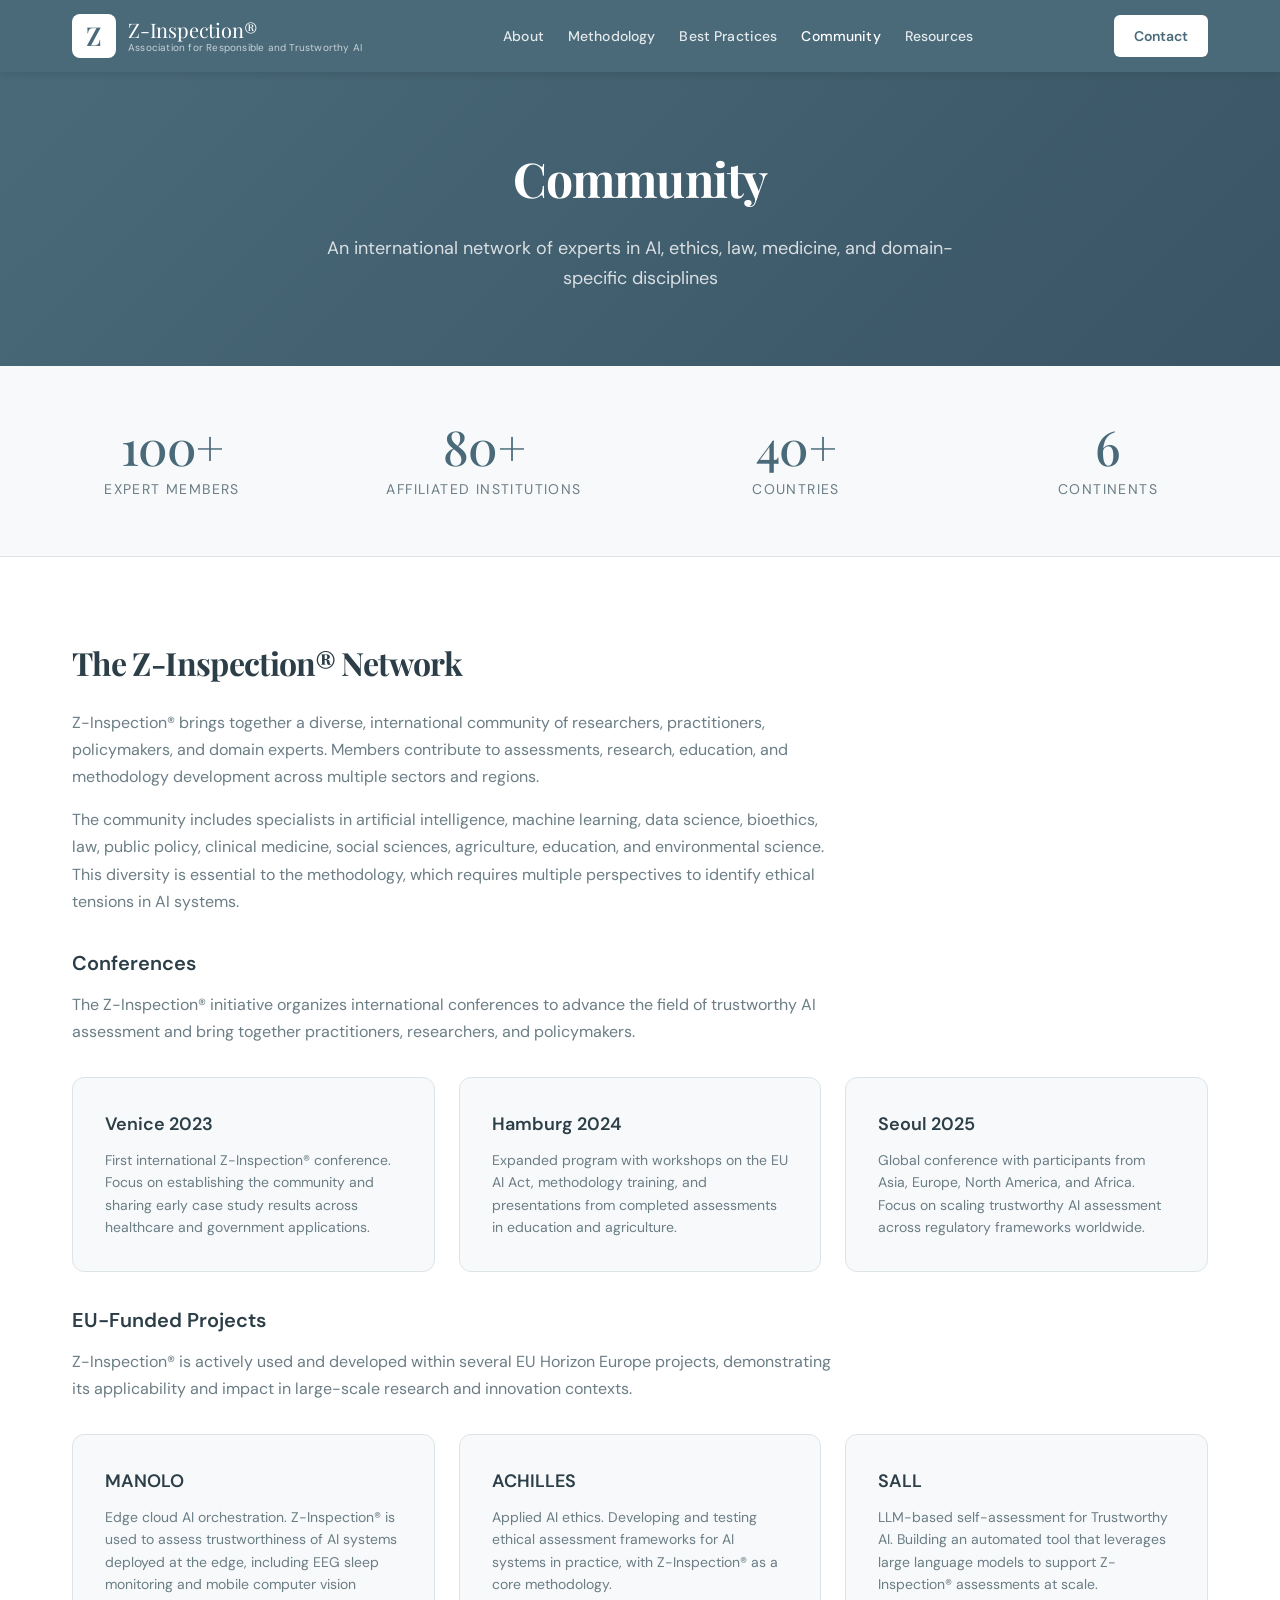
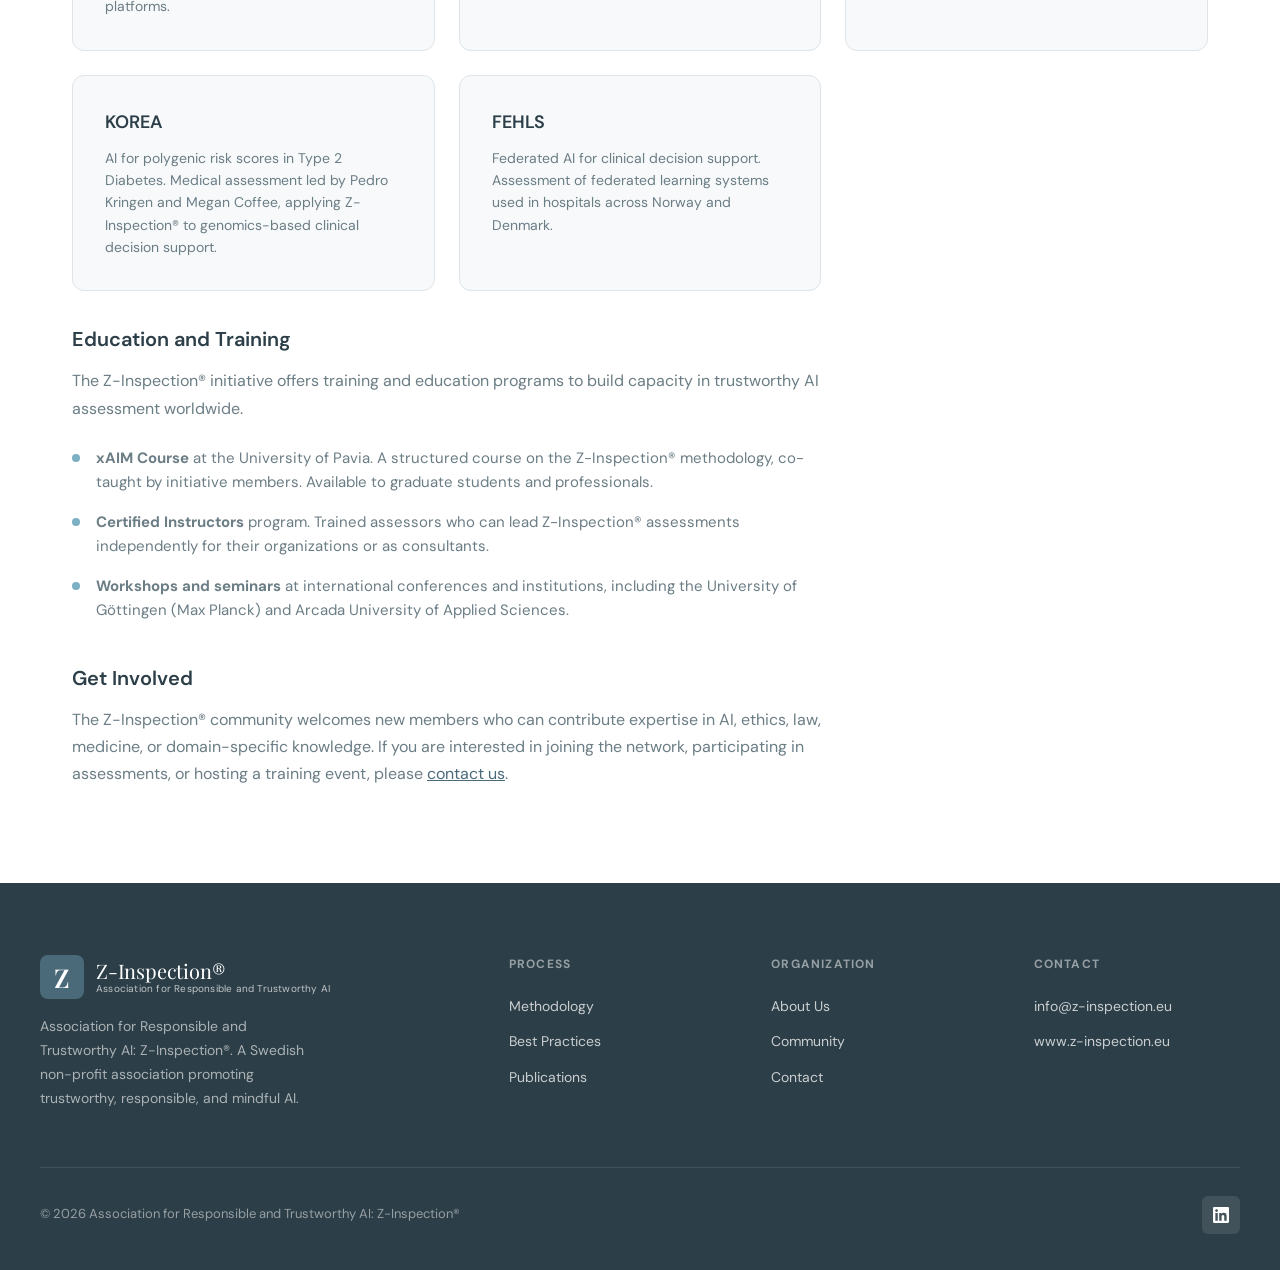
<file: z-inspection-site/community.html>
<!DOCTYPE html>
<html lang="en">
<head>
    <meta charset="UTF-8">
    <meta name="viewport" content="width=device-width, initial-scale=1.0">
    <title>Community | Z-Inspection®</title>
    <link rel="preconnect" href="https://fonts.googleapis.com">
    <link rel="preconnect" href="https://fonts.gstatic.com" crossorigin>
    <link href="https://fonts.googleapis.com/css2?family=DM+Sans:ital,opsz,wght@0,9..40,300;0,9..40,400;0,9..40,500;0,9..40,600;0,9..40,700;1,9..40,400&family=Playfair+Display:ital,wght@0,400;0,500;0,600;1,400;1,500&display=swap" rel="stylesheet">
    <link rel="stylesheet" href="css/style.css">
</head>
<body>
    <nav class="nav">
        <div class="nav-inner">
            <a href="index.html" class="logo">
                <span class="logo-mark">Z</span>
                <span class="logo-text-wrap">
                    <span class="logo-text">Z-Inspection®</span>
                    <span class="logo-subtitle">Association for Responsible and Trustworthy AI</span>
                </span>
            </a>
            <ul class="nav-links">
                <li><a href="about.html">About</a></li>
                <li><a href="methodology.html">Methodology</a></li>
                <li><a href="cases.html">Best Practices</a></li>
                <li><a href="community.html" class="active">Community</a></li>
                <li><a href="resources.html">Resources</a></li>
            </ul>
            <button class="nav-toggle" aria-label="Open menu" aria-expanded="false">
                <svg width="24" height="24" viewBox="0 0 24 24" fill="none" stroke="currentColor" stroke-width="2"><path d="M3 12h18M3 6h18M3 18h18"/></svg>
            </button>
            <a href="contact.html" class="nav-cta">Contact</a>
        </div>
    </nav>

    <div class="page-hero">
        <h1>Community</h1>
        <p>An international network of experts in AI, ethics, law, medicine, and domain-specific disciplines</p>
    </div>

    <!-- Stats repeated for context -->
    <div class="stats-bar">
        <div class="stats-inner">
            <div class="stat-item">
                <div class="stat-number">100+</div>
                <div class="stat-label">Expert Members</div>
            </div>
            <div class="stat-item">
                <div class="stat-number">80+</div>
                <div class="stat-label">Affiliated Institutions</div>
            </div>
            <div class="stat-item">
                <div class="stat-number">40+</div>
                <div class="stat-label">Countries</div>
            </div>
            <div class="stat-item">
                <div class="stat-number">6</div>
                <div class="stat-label">Continents</div>
            </div>
        </div>
    </div>

    <div class="content-section">
        <h2>The Z-Inspection® Network</h2>
        <p>Z-Inspection® brings together a diverse, international community of researchers, practitioners, policymakers, and domain experts. Members contribute to assessments, research, education, and methodology development across multiple sectors and regions.</p>

        <p>The community includes specialists in artificial intelligence, machine learning, data science, bioethics, law, public policy, clinical medicine, social sciences, agriculture, education, and environmental science. This diversity is essential to the methodology, which requires multiple perspectives to identify ethical tensions in AI systems.</p>

        <h3>Conferences</h3>
        <p>The Z-Inspection® initiative organizes international conferences to advance the field of trustworthy AI assessment and bring together practitioners, researchers, and policymakers.</p>
        <div class="info-cards">
            <div class="info-card">
                <h3>Venice 2023</h3>
                <p>First international Z-Inspection® conference. Focus on establishing the community and sharing early case study results across healthcare and government applications.</p>
            </div>
            <div class="info-card">
                <h3>Hamburg 2024</h3>
                <p>Expanded program with workshops on the EU AI Act, methodology training, and presentations from completed assessments in education and agriculture.</p>
            </div>
            <div class="info-card">
                <h3>Seoul 2025</h3>
                <p>Global conference with participants from Asia, Europe, North America, and Africa. Focus on scaling trustworthy AI assessment across regulatory frameworks worldwide.</p>
            </div>
        </div>

        <h3>EU-Funded Projects</h3>
        <p>Z-Inspection® is actively used and developed within several EU Horizon Europe projects, demonstrating its applicability and impact in large-scale research and innovation contexts.</p>
        <div class="info-cards">
            <div class="info-card">
                <h3>MANOLO</h3>
                <p>Edge cloud AI orchestration. Z-Inspection® is used to assess trustworthiness of AI systems deployed at the edge, including EEG sleep monitoring and mobile computer vision platforms.</p>
            </div>
            <div class="info-card">
                <h3>ACHILLES</h3>
                <p>Applied AI ethics. Developing and testing ethical assessment frameworks for AI systems in practice, with Z-Inspection® as a core methodology.</p>
            </div>
            <div class="info-card">
                <h3>SALL</h3>
                <p>LLM-based self-assessment for Trustworthy AI. Building an automated tool that leverages large language models to support Z-Inspection® assessments at scale.</p>
            </div>
            <div class="info-card">
                <h3>KOREA</h3>
                <p>AI for polygenic risk scores in Type 2 Diabetes. Medical assessment led by Pedro Kringen and Megan Coffee, applying Z-Inspection® to genomics-based clinical decision support.</p>
            </div>
            <div class="info-card">
                <h3>FEHLS</h3>
                <p>Federated AI for clinical decision support. Assessment of federated learning systems used in hospitals across Norway and Denmark.</p>
            </div>
        </div>

        <h3>Education and Training</h3>
        <p>The Z-Inspection® initiative offers training and education programs to build capacity in trustworthy AI assessment worldwide.</p>
        <ul>
            <li><strong>xAIM Course</strong> at the University of Pavia. A structured course on the Z-Inspection® methodology, co-taught by initiative members. Available to graduate students and professionals.</li>
            <li><strong>Certified Instructors</strong> program. Trained assessors who can lead Z-Inspection® assessments independently for their organizations or as consultants.</li>
            <li><strong>Workshops and seminars</strong> at international conferences and institutions, including the University of Göttingen (Max Planck) and Arcada University of Applied Sciences.</li>
        </ul>

        <h3>Get Involved</h3>
        <p>The Z-Inspection® community welcomes new members who can contribute expertise in AI, ethics, law, medicine, or domain-specific knowledge. If you are interested in joining the network, participating in assessments, or hosting a training event, please <a href="contact.html" style="color:var(--color-primary);">contact us</a>.</p>
    </div>

    <footer>
        <div class="footer-inner">
            <div class="footer-top">
                <div class="footer-brand">
                    <a href="index.html" class="logo">
                        <span class="logo-mark">Z</span>
                        <span class="logo-text-wrap">
                            <span class="logo-text">Z-Inspection®</span>
                            <span class="logo-subtitle">Association for Responsible and Trustworthy AI</span>
                        </span>
                    </a>
                    <p>Association for Responsible and Trustworthy AI: Z-Inspection®. A Swedish non-profit association promoting trustworthy, responsible, and mindful AI.</p>
                </div>
                <div class="footer-links">
                    <h5>Process</h5>
                    <ul>
                        <li><a href="methodology.html">Methodology</a></li>
                        <li><a href="cases.html">Best Practices</a></li>
                        <li><a href="resources.html">Publications</a></li>
                    </ul>
                </div>
                <div class="footer-links">
                    <h5>Organization</h5>
                    <ul>
                        <li><a href="about.html">About Us</a></li>
                        <li><a href="community.html">Community</a></li>
                        <li><a href="contact.html">Contact</a></li>
                    </ul>
                </div>
                <div class="footer-links">
                    <h5>Contact</h5>
                    <ul>
                        <li><a href="mailto:info@z-inspection.eu">info@z-inspection.eu</a></li>
                        <li><a href="https://www.z-inspection.eu">www.z-inspection.eu</a></li>
                    </ul>
                </div>
            </div>
            <div class="footer-bottom">
                <p>&copy; 2026 Association for Responsible and Trustworthy AI: Z-Inspection®</p>
                <div class="footer-social">
                    <a href="https://www.linkedin.com/in/roberto-v-zicari-087863/" aria-label="LinkedIn">
                        <svg width="16" height="16" viewBox="0 0 24 24" fill="currentColor"><path d="M20.447 20.452h-3.554v-5.569c0-1.328-.027-3.037-1.852-3.037-1.853 0-2.136 1.445-2.136 2.939v5.667H9.351V9h3.414v1.561h.046c.477-.9 1.637-1.85 3.37-1.85 3.601 0 4.267 2.37 4.267 5.455v6.286zM5.337 7.433c-1.144 0-2.063-.926-2.063-2.065 0-1.138.92-2.063 2.063-2.063 1.14 0 2.064.925 2.064 2.063 0 1.139-.925 2.065-2.064 2.065zm1.782 13.019H3.555V9h3.564v11.452zM22.225 0H1.771C.792 0 0 .774 0 1.729v20.542C0 23.227.792 24 1.771 24h20.451C23.2 24 24 23.227 24 22.271V1.729C24 .774 23.2 0 22.222 0h.003z"/></svg>
                    </a>
                </div>
            </div>
        </div>
    </footer>

    <script src="js/main.js"></script>
</body>
</html>
</file>
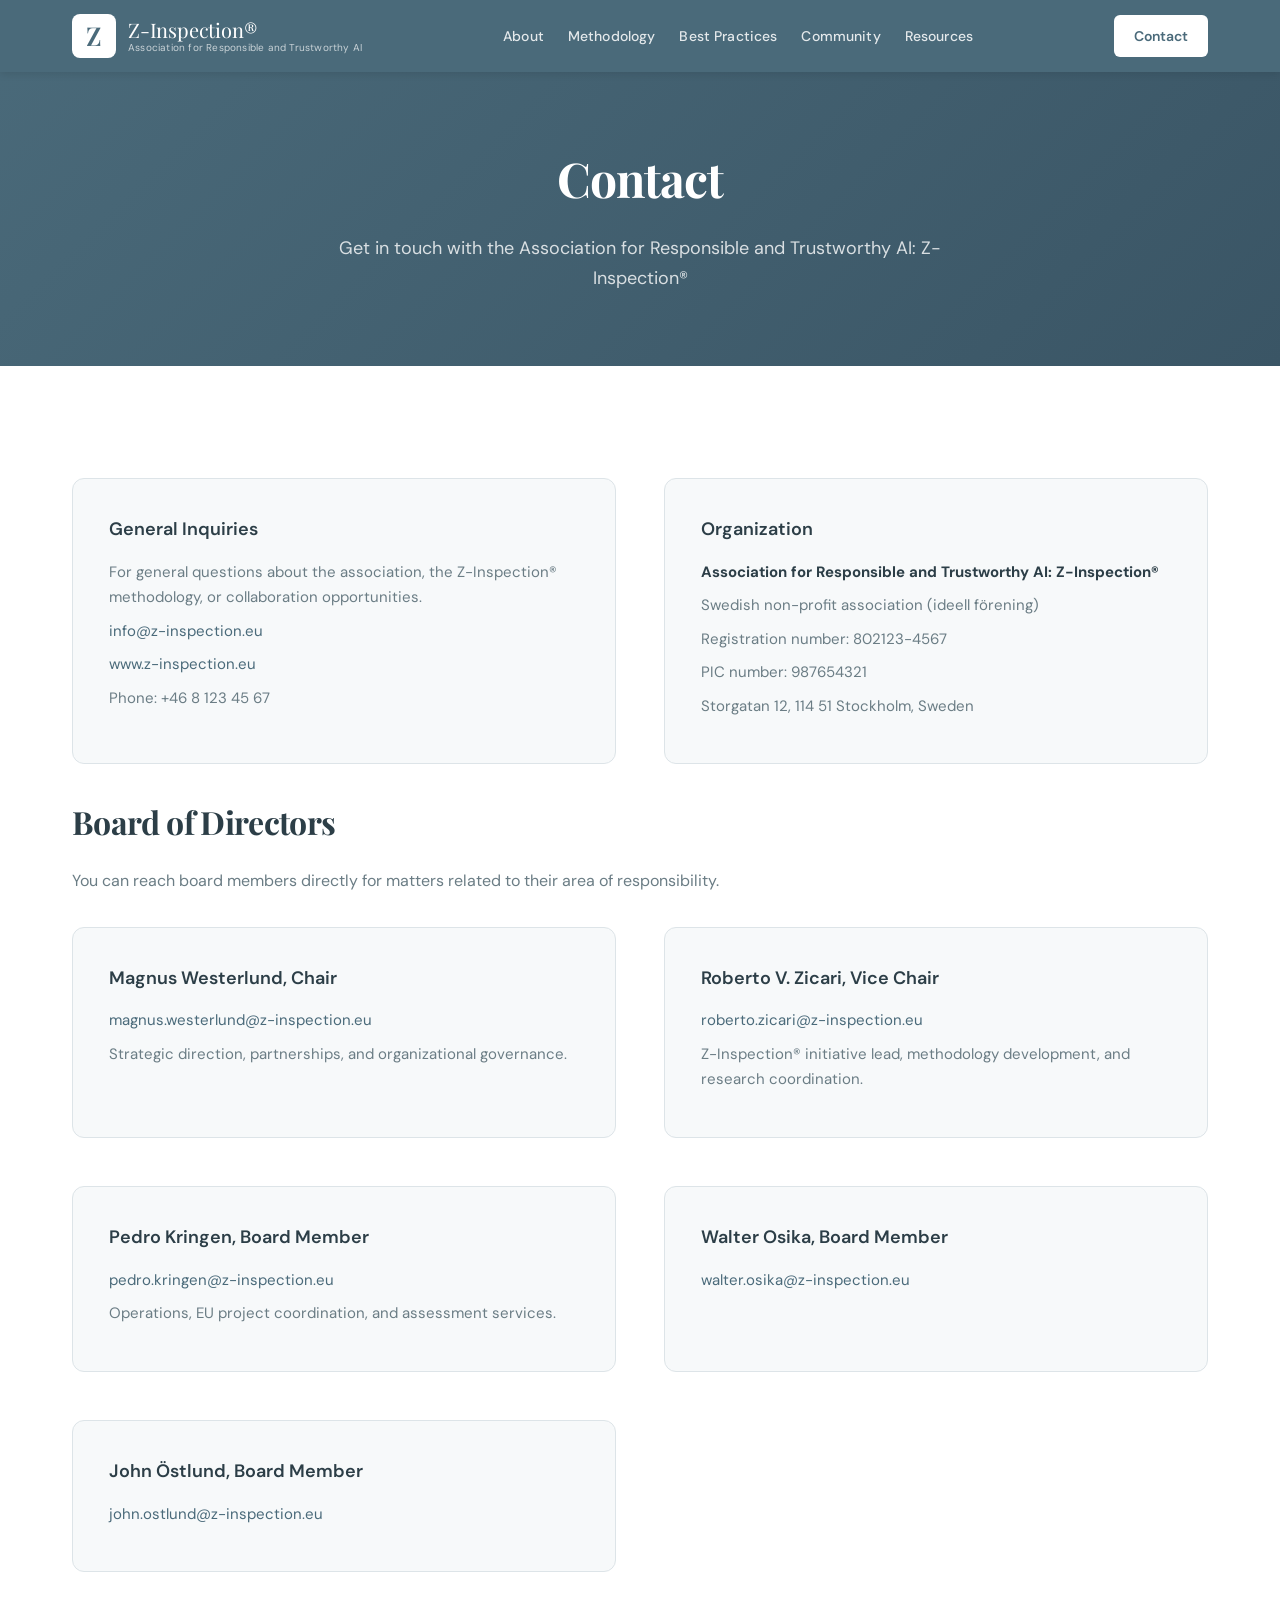
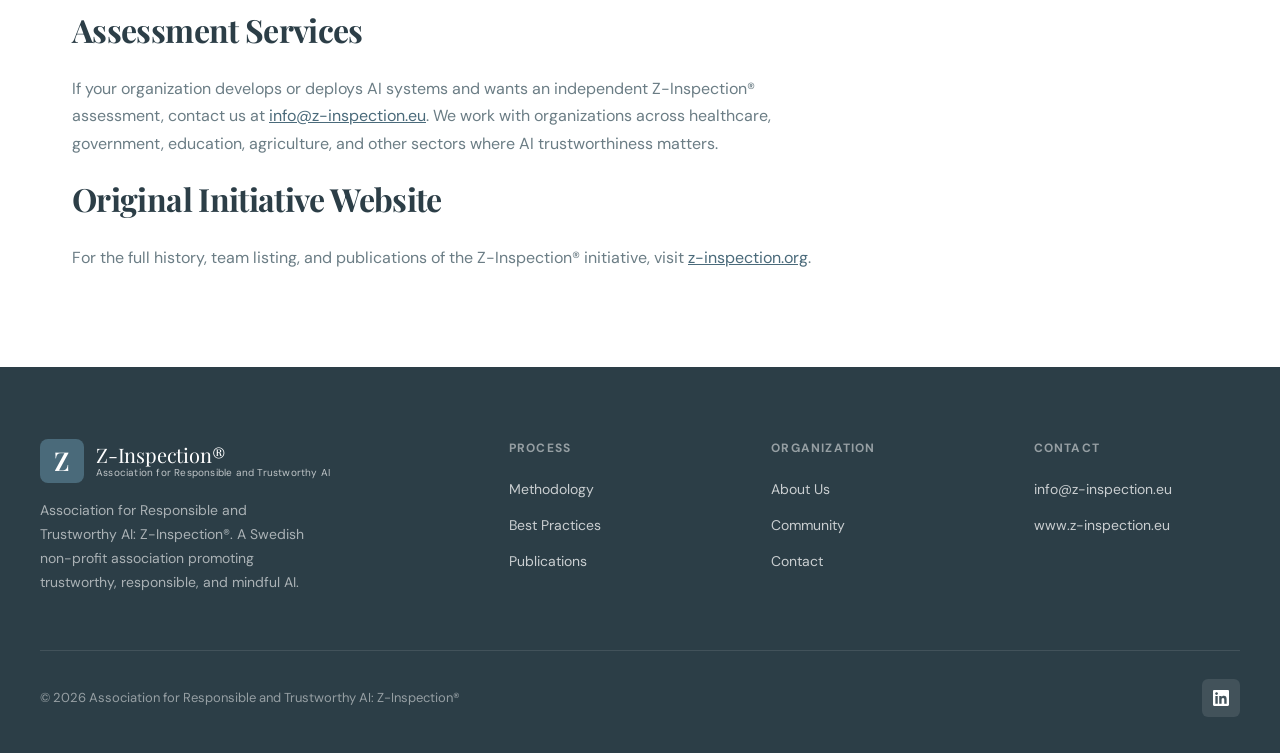
<file: z-inspection-site/contact.html>
<!DOCTYPE html>
<html lang="en">
<head>
    <meta charset="UTF-8">
    <meta name="viewport" content="width=device-width, initial-scale=1.0">
    <title>Contact | Z-Inspection®</title>
    <link rel="preconnect" href="https://fonts.googleapis.com">
    <link rel="preconnect" href="https://fonts.gstatic.com" crossorigin>
    <link href="https://fonts.googleapis.com/css2?family=DM+Sans:ital,opsz,wght@0,9..40,300;0,9..40,400;0,9..40,500;0,9..40,600;0,9..40,700;1,9..40,400&family=Playfair+Display:ital,wght@0,400;0,500;0,600;1,400;1,500&display=swap" rel="stylesheet">
    <link rel="stylesheet" href="css/style.css">
</head>
<body>
    <nav class="nav">
        <div class="nav-inner">
            <a href="index.html" class="logo">
                <span class="logo-mark">Z</span>
                <span class="logo-text-wrap">
                    <span class="logo-text">Z-Inspection®</span>
                    <span class="logo-subtitle">Association for Responsible and Trustworthy AI</span>
                </span>
            </a>
            <ul class="nav-links">
                <li><a href="about.html">About</a></li>
                <li><a href="methodology.html">Methodology</a></li>
                <li><a href="cases.html">Best Practices</a></li>
                <li><a href="community.html">Community</a></li>
                <li><a href="resources.html">Resources</a></li>
            </ul>
            <button class="nav-toggle" aria-label="Open menu" aria-expanded="false">
                <svg width="24" height="24" viewBox="0 0 24 24" fill="none" stroke="currentColor" stroke-width="2"><path d="M3 12h18M3 6h18M3 18h18"/></svg>
            </button>
            <a href="contact.html" class="nav-cta">Contact</a>
        </div>
    </nav>

    <div class="page-hero">
        <h1>Contact</h1>
        <p>Get in touch with the Association for Responsible and Trustworthy AI: Z-Inspection®</p>
    </div>

    <div class="content-section">
        <div class="contact-grid">
            <div class="contact-block">
                <h3>General Inquiries</h3>
                <p>For general questions about the association, the Z-Inspection® methodology, or collaboration opportunities.</p>
                <p><a href="mailto:info@z-inspection.eu">info@z-inspection.eu</a></p>
                <p><a href="https://www.z-inspection.eu">www.z-inspection.eu</a></p>
                <p>Phone: +46 8 123 45 67</p>
            </div>

            <div class="contact-block">
                <h3>Organization</h3>
                <p><strong>Association for Responsible and Trustworthy AI: Z-Inspection®</strong></p>
                <p>Swedish non-profit association (ideell förening)</p>
                <p>Registration number: 802123-4567</p>
                <p>PIC number: 987654321</p>
                <p>Storgatan 12, 114 51 Stockholm, Sweden</p>
            </div>
        </div>

        <h2>Board of Directors</h2>
        <p>You can reach board members directly for matters related to their area of responsibility.</p>

        <div class="contact-grid">
            <div class="contact-block">
                <h3>Magnus Westerlund, Chair</h3>
                <p><a href="mailto:magnus.westerlund@z-inspection.eu">magnus.westerlund@z-inspection.eu</a></p>
                <p>Strategic direction, partnerships, and organizational governance.</p>
            </div>
            <div class="contact-block">
                <h3>Roberto V. Zicari, Vice Chair</h3>
                <p><a href="mailto:roberto.zicari@z-inspection.eu">roberto.zicari@z-inspection.eu</a></p>
                <p>Z-Inspection® initiative lead, methodology development, and research coordination.</p>
            </div>
            <div class="contact-block">
                <h3>Pedro Kringen, Board Member</h3>
                <p><a href="mailto:pedro.kringen@z-inspection.eu">pedro.kringen@z-inspection.eu</a></p>
                <p>Operations, EU project coordination, and assessment services.</p>
            </div>
            <div class="contact-block">
                <h3>Walter Osika, Board Member</h3>
                <p><a href="mailto:walter.osika@z-inspection.eu">walter.osika@z-inspection.eu</a></p>
            </div>
            <div class="contact-block">
                <h3>John Östlund, Board Member</h3>
                <p><a href="mailto:john.ostlund@z-inspection.eu">john.ostlund@z-inspection.eu</a></p>
            </div>
        </div>

        <h2>Assessment Services</h2>
        <p>If your organization develops or deploys AI systems and wants an independent Z-Inspection® assessment, contact us at <a href="mailto:info@z-inspection.eu" style="color:var(--color-primary);">info@z-inspection.eu</a>. We work with organizations across healthcare, government, education, agriculture, and other sectors where AI trustworthiness matters.</p>

        <h2>Original Initiative Website</h2>
        <p>For the full history, team listing, and publications of the Z-Inspection® initiative, visit <a href="https://z-inspection.org" style="color:var(--color-primary);">z-inspection.org</a>.</p>
    </div>

    <footer>
        <div class="footer-inner">
            <div class="footer-top">
                <div class="footer-brand">
                    <a href="index.html" class="logo">
                        <span class="logo-mark">Z</span>
                        <span class="logo-text-wrap">
                            <span class="logo-text">Z-Inspection®</span>
                            <span class="logo-subtitle">Association for Responsible and Trustworthy AI</span>
                        </span>
                    </a>
                    <p>Association for Responsible and Trustworthy AI: Z-Inspection®. A Swedish non-profit association promoting trustworthy, responsible, and mindful AI.</p>
                </div>
                <div class="footer-links">
                    <h5>Process</h5>
                    <ul>
                        <li><a href="methodology.html">Methodology</a></li>
                        <li><a href="cases.html">Best Practices</a></li>
                        <li><a href="resources.html">Publications</a></li>
                    </ul>
                </div>
                <div class="footer-links">
                    <h5>Organization</h5>
                    <ul>
                        <li><a href="about.html">About Us</a></li>
                        <li><a href="community.html">Community</a></li>
                        <li><a href="contact.html">Contact</a></li>
                    </ul>
                </div>
                <div class="footer-links">
                    <h5>Contact</h5>
                    <ul>
                        <li><a href="mailto:info@z-inspection.eu">info@z-inspection.eu</a></li>
                        <li><a href="https://www.z-inspection.eu">www.z-inspection.eu</a></li>
                    </ul>
                </div>
            </div>
            <div class="footer-bottom">
                <p>&copy; 2026 Association for Responsible and Trustworthy AI: Z-Inspection®</p>
                <div class="footer-social">
                    <a href="https://www.linkedin.com/in/roberto-v-zicari-087863/" aria-label="LinkedIn">
                        <svg width="16" height="16" viewBox="0 0 24 24" fill="currentColor"><path d="M20.447 20.452h-3.554v-5.569c0-1.328-.027-3.037-1.852-3.037-1.853 0-2.136 1.445-2.136 2.939v5.667H9.351V9h3.414v1.561h.046c.477-.9 1.637-1.85 3.37-1.85 3.601 0 4.267 2.37 4.267 5.455v6.286zM5.337 7.433c-1.144 0-2.063-.926-2.063-2.065 0-1.138.92-2.063 2.063-2.063 1.14 0 2.064.925 2.064 2.063 0 1.139-.925 2.065-2.064 2.065zm1.782 13.019H3.555V9h3.564v11.452zM22.225 0H1.771C.792 0 0 .774 0 1.729v20.542C0 23.227.792 24 1.771 24h20.451C23.2 24 24 23.227 24 22.271V1.729C24 .774 23.2 0 22.222 0h.003z"/></svg>
                    </a>
                </div>
            </div>
        </div>
    </footer>
    <script src="js/main.js"></script>
</body>
</html>
</file>
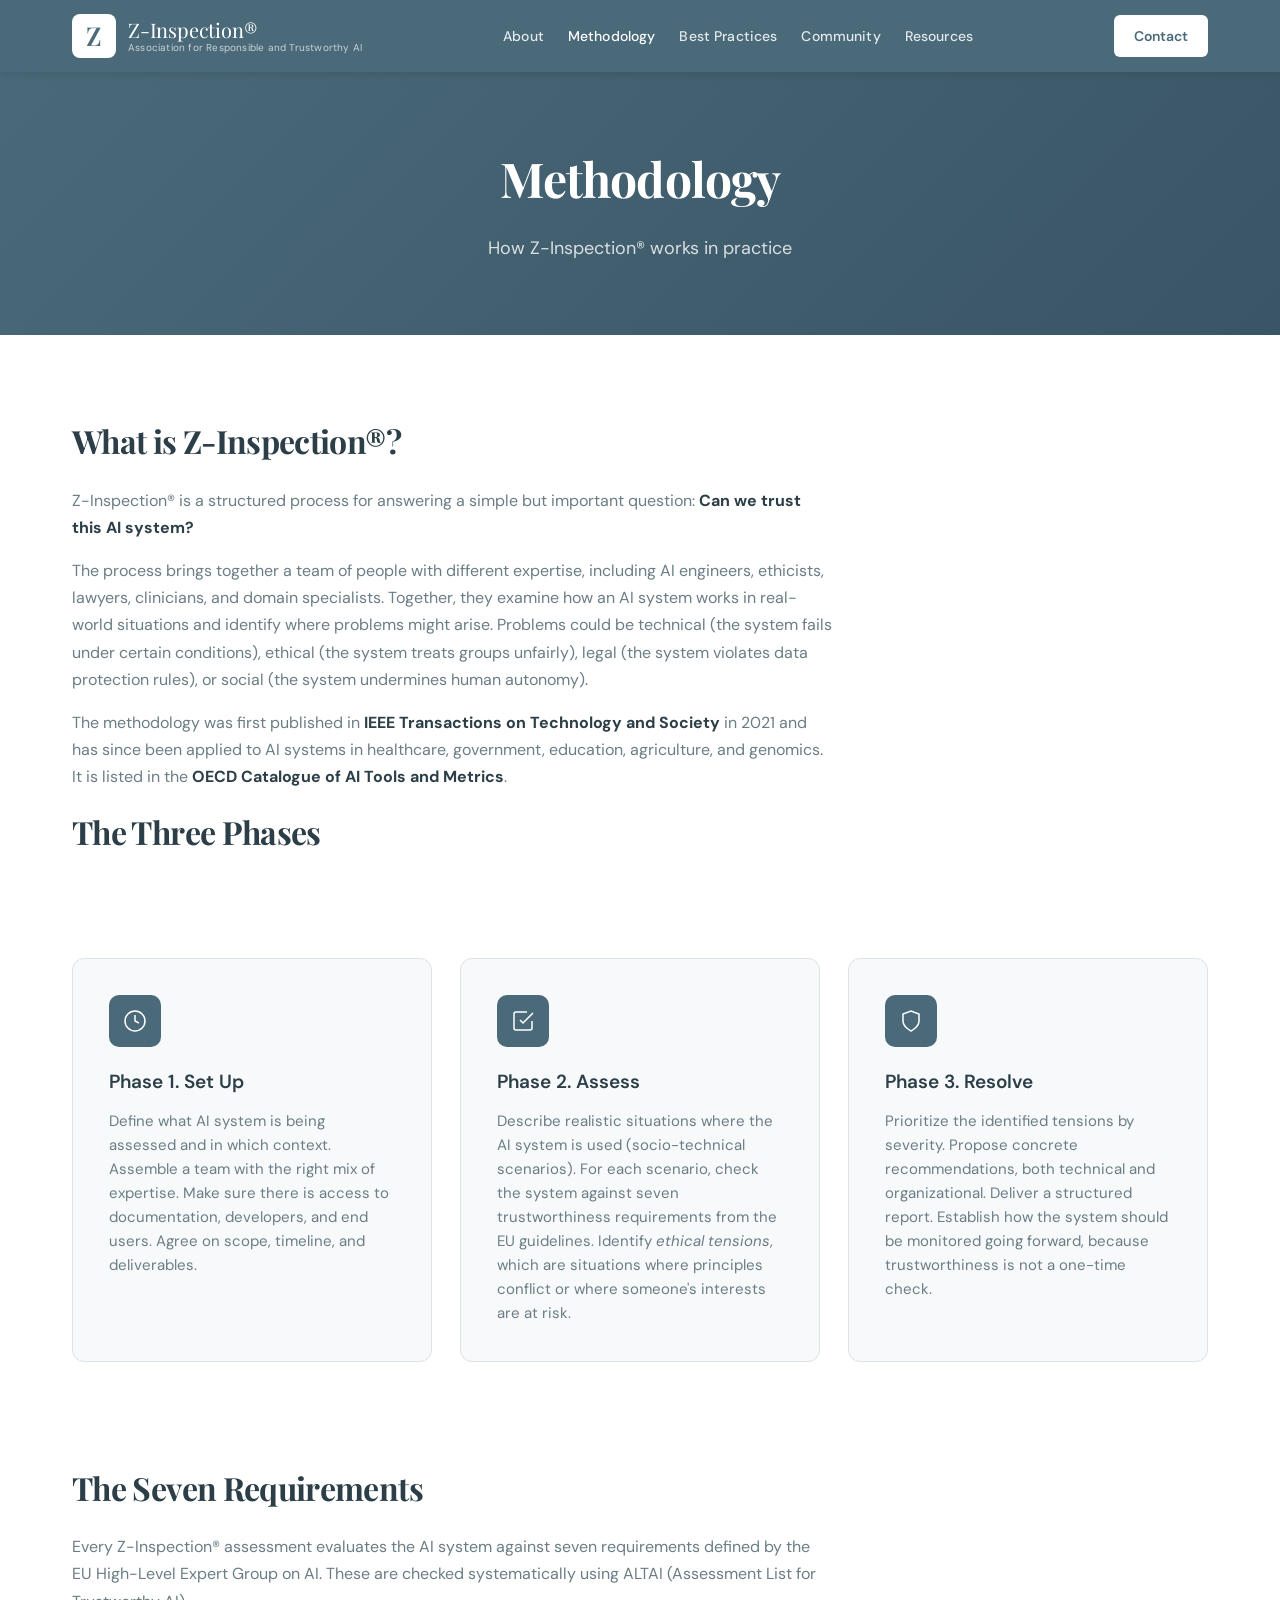
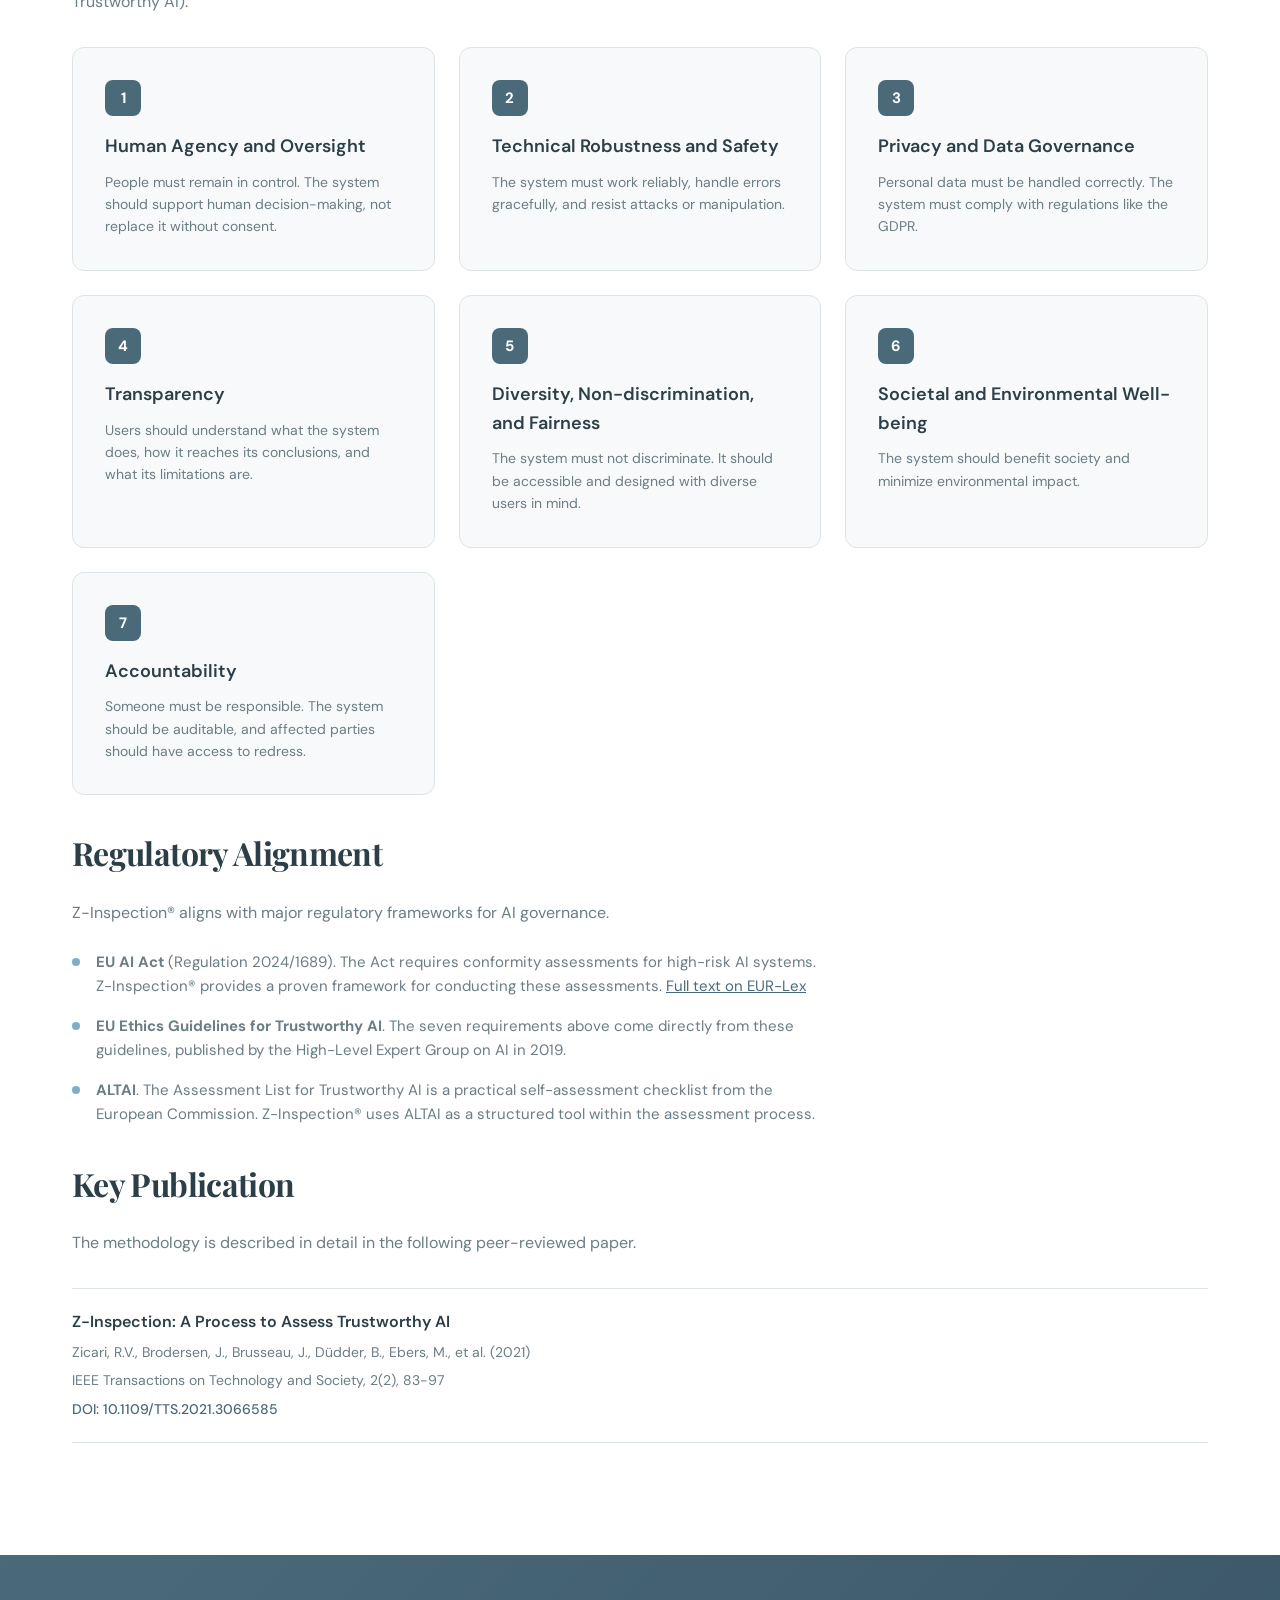
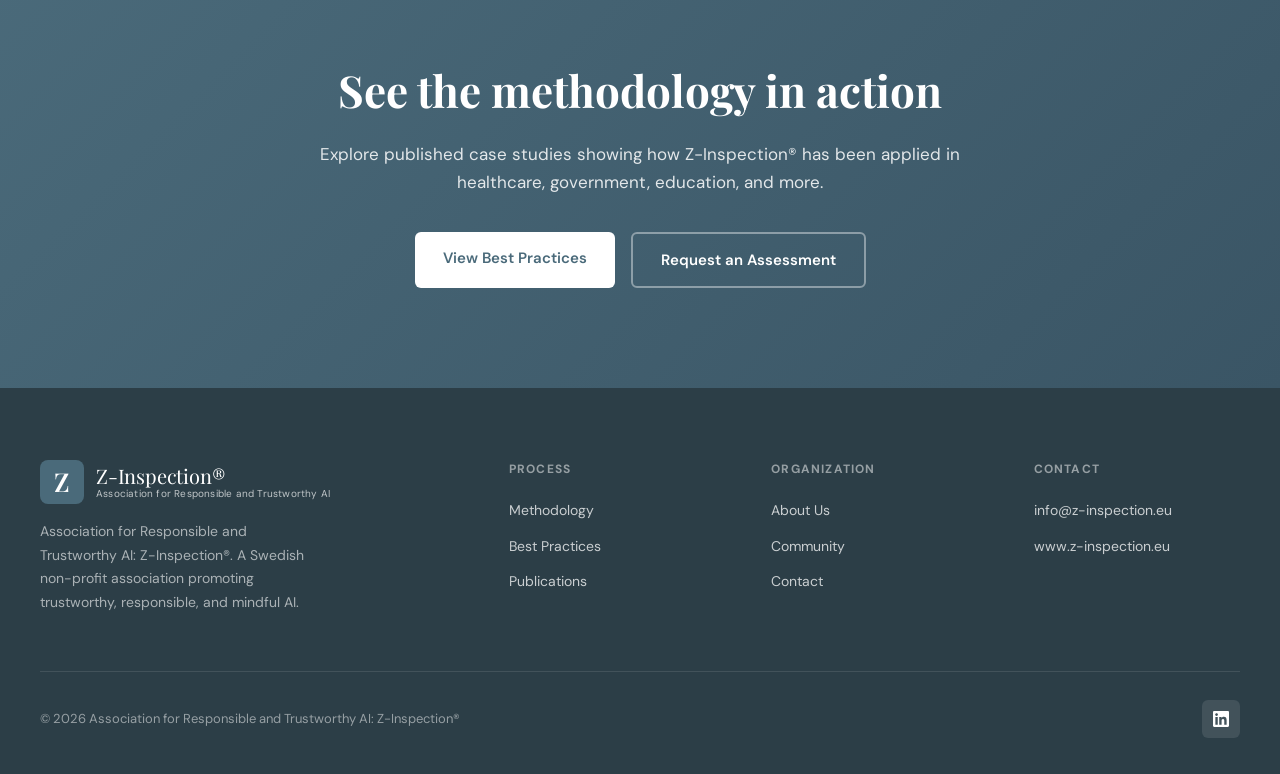
<file: z-inspection-site/methodology.html>
<!DOCTYPE html>
<html lang="en">
<head>
    <meta charset="UTF-8">
    <meta name="viewport" content="width=device-width, initial-scale=1.0">
    <title>Methodology | Z-Inspection®</title>
    <link rel="preconnect" href="https://fonts.googleapis.com">
    <link rel="preconnect" href="https://fonts.gstatic.com" crossorigin>
    <link href="https://fonts.googleapis.com/css2?family=DM+Sans:ital,opsz,wght@0,9..40,300;0,9..40,400;0,9..40,500;0,9..40,600;0,9..40,700;1,9..40,400&family=Playfair+Display:ital,wght@0,400;0,500;0,600;1,400;1,500&display=swap" rel="stylesheet">
    <link rel="stylesheet" href="css/style.css">
</head>
<body>
    <nav class="nav">
        <div class="nav-inner">
            <a href="index.html" class="logo">
                <span class="logo-mark">Z</span>
                <span class="logo-text-wrap">
                    <span class="logo-text">Z-Inspection®</span>
                    <span class="logo-subtitle">Association for Responsible and Trustworthy AI</span>
                </span>
            </a>
            <ul class="nav-links">
                <li><a href="about.html">About</a></li>
                <li><a href="methodology.html" class="active">Methodology</a></li>
                <li><a href="cases.html">Best Practices</a></li>
                <li><a href="community.html">Community</a></li>
                <li><a href="resources.html">Resources</a></li>
            </ul>
            <button class="nav-toggle" aria-label="Open menu" aria-expanded="false">
                <svg width="24" height="24" viewBox="0 0 24 24" fill="none" stroke="currentColor" stroke-width="2"><path d="M3 12h18M3 6h18M3 18h18"/></svg>
            </button>
            <a href="contact.html" class="nav-cta">Contact</a>
        </div>
    </nav>

    <div class="page-hero">
        <h1>Methodology</h1>
        <p>How Z-Inspection® works in practice</p>
    </div>

    <div class="content-section">
        <h2>What is Z-Inspection®?</h2>
        <p>Z-Inspection® is a structured process for answering a simple but important question: <strong>Can we trust this AI system?</strong></p>

        <p>The process brings together a team of people with different expertise, including AI engineers, ethicists, lawyers, clinicians, and domain specialists. Together, they examine how an AI system works in real-world situations and identify where problems might arise. Problems could be technical (the system fails under certain conditions), ethical (the system treats groups unfairly), legal (the system violates data protection rules), or social (the system undermines human autonomy).</p>

        <p>The methodology was first published in <strong>IEEE Transactions on Technology and Society</strong> in 2021 and has since been applied to AI systems in healthcare, government, education, agriculture, and genomics. It is listed in the <strong>OECD Catalogue of AI Tools and Metrics</strong>.</p>

        <h2>The Three Phases</h2>
    </div>

    <!-- Visual phase cards -->
    <section style="padding-top:0;">
        <div class="process-grid">
            <div class="process-card">
                <div class="process-icon">
                    <svg width="24" height="24" viewBox="0 0 24 24" fill="none" stroke="currentColor" stroke-width="1.5"><circle cx="12" cy="12" r="10"/><path d="M12 6v6l4 2"/></svg>
                </div>
                <h3>Phase 1. Set Up</h3>
                <p>Define what AI system is being assessed and in which context. Assemble a team with the right mix of expertise. Make sure there is access to documentation, developers, and end users. Agree on scope, timeline, and deliverables.</p>
            </div>
            <div class="process-card">
                <div class="process-icon">
                    <svg width="24" height="24" viewBox="0 0 24 24" fill="none" stroke="currentColor" stroke-width="1.5"><path d="M9 11l3 3L22 4"/><path d="M21 12v7a2 2 0 0 1-2 2H5a2 2 0 0 1-2-2V5a2 2 0 0 1 2-2h11"/></svg>
                </div>
                <h3>Phase 2. Assess</h3>
                <p>Describe realistic situations where the AI system is used (socio-technical scenarios). For each scenario, check the system against seven trustworthiness requirements from the EU guidelines. Identify <em>ethical tensions</em>, which are situations where principles conflict or where someone's interests are at risk.</p>
            </div>
            <div class="process-card">
                <div class="process-icon">
                    <svg width="24" height="24" viewBox="0 0 24 24" fill="none" stroke="currentColor" stroke-width="1.5"><path d="M12 22s8-4 8-10V5l-8-3-8 3v7c0 6 8 10 8 10z"/></svg>
                </div>
                <h3>Phase 3. Resolve</h3>
                <p>Prioritize the identified tensions by severity. Propose concrete recommendations, both technical and organizational. Deliver a structured report. Establish how the system should be monitored going forward, because trustworthiness is not a one-time check.</p>
            </div>
        </div>
    </section>

    <div class="content-section" style="padding-top:0;">
        <h2>The Seven Requirements</h2>
        <p>Every Z-Inspection® assessment evaluates the AI system against seven requirements defined by the EU High-Level Expert Group on AI. These are checked systematically using ALTAI (Assessment List for Trustworthy AI).</p>

        <div class="info-cards">
            <div class="info-card">
                <span class="step-number">1</span>
                <h3>Human Agency and Oversight</h3>
                <p>People must remain in control. The system should support human decision-making, not replace it without consent.</p>
            </div>
            <div class="info-card">
                <span class="step-number">2</span>
                <h3>Technical Robustness and Safety</h3>
                <p>The system must work reliably, handle errors gracefully, and resist attacks or manipulation.</p>
            </div>
            <div class="info-card">
                <span class="step-number">3</span>
                <h3>Privacy and Data Governance</h3>
                <p>Personal data must be handled correctly. The system must comply with regulations like the GDPR.</p>
            </div>
            <div class="info-card">
                <span class="step-number">4</span>
                <h3>Transparency</h3>
                <p>Users should understand what the system does, how it reaches its conclusions, and what its limitations are.</p>
            </div>
            <div class="info-card">
                <span class="step-number">5</span>
                <h3>Diversity, Non-discrimination, and Fairness</h3>
                <p>The system must not discriminate. It should be accessible and designed with diverse users in mind.</p>
            </div>
            <div class="info-card">
                <span class="step-number">6</span>
                <h3>Societal and Environmental Well-being</h3>
                <p>The system should benefit society and minimize environmental impact.</p>
            </div>
            <div class="info-card">
                <span class="step-number">7</span>
                <h3>Accountability</h3>
                <p>Someone must be responsible. The system should be auditable, and affected parties should have access to redress.</p>
            </div>
        </div>

        <h2>Regulatory Alignment</h2>
        <p>Z-Inspection® aligns with major regulatory frameworks for AI governance.</p>
        <ul>
            <li><strong>EU AI Act</strong> (Regulation 2024/1689). The Act requires conformity assessments for high-risk AI systems. Z-Inspection® provides a proven framework for conducting these assessments. <a href="https://eur-lex.europa.eu/legal-content/EN/TXT/?uri=CELEX:32024R1689" style="color:var(--color-primary);">Full text on EUR-Lex</a></li>
            <li><strong>EU Ethics Guidelines for Trustworthy AI</strong>. The seven requirements above come directly from these guidelines, published by the High-Level Expert Group on AI in 2019.</li>
            <li><strong>ALTAI</strong>. The Assessment List for Trustworthy AI is a practical self-assessment checklist from the European Commission. Z-Inspection® uses ALTAI as a structured tool within the assessment process.</li>
        </ul>

        <h2>Key Publication</h2>
        <p>The methodology is described in detail in the following peer-reviewed paper.</p>
        <div class="pub-list">
            <div class="pub-item">
                <h4>Z-Inspection: A Process to Assess Trustworthy AI</h4>
                <p class="pub-meta">Zicari, R.V., Brodersen, J., Brusseau, J., Düdder, B., Ebers, M., et al. (2021)</p>
                <p class="pub-meta">IEEE Transactions on Technology and Society, 2(2), 83-97</p>
                <a href="https://doi.org/10.1109/TTS.2021.3066585">DOI: 10.1109/TTS.2021.3066585</a>
            </div>
        </div>
    </div>

    <section class="cta-section">
        <div class="cta-inner">
            <h2>See the methodology in action</h2>
            <p>Explore published case studies showing how Z-Inspection® has been applied in healthcare, government, education, and more.</p>
            <div class="cta-buttons">
                <a href="cases.html" class="btn-light">View Best Practices</a>
                <a href="contact.html" class="btn-ghost">Request an Assessment</a>
            </div>
        </div>
    </section>

    <footer>
        <div class="footer-inner">
            <div class="footer-top">
                <div class="footer-brand">
                    <a href="index.html" class="logo">
                        <span class="logo-mark">Z</span>
                        <span class="logo-text-wrap">
                            <span class="logo-text">Z-Inspection®</span>
                            <span class="logo-subtitle">Association for Responsible and Trustworthy AI</span>
                        </span>
                    </a>
                    <p>Association for Responsible and Trustworthy AI: Z-Inspection®. A Swedish non-profit association promoting trustworthy, responsible, and mindful AI.</p>
                </div>
                <div class="footer-links">
                    <h5>Process</h5>
                    <ul>
                        <li><a href="methodology.html">Methodology</a></li>
                        <li><a href="cases.html">Best Practices</a></li>
                        <li><a href="resources.html">Publications</a></li>
                    </ul>
                </div>
                <div class="footer-links">
                    <h5>Organization</h5>
                    <ul>
                        <li><a href="about.html">About Us</a></li>
                        <li><a href="community.html">Community</a></li>
                        <li><a href="contact.html">Contact</a></li>
                    </ul>
                </div>
                <div class="footer-links">
                    <h5>Contact</h5>
                    <ul>
                        <li><a href="mailto:info@z-inspection.eu">info@z-inspection.eu</a></li>
                        <li><a href="https://www.z-inspection.eu">www.z-inspection.eu</a></li>
                    </ul>
                </div>
            </div>
            <div class="footer-bottom">
                <p>&copy; 2026 Association for Responsible and Trustworthy AI: Z-Inspection®</p>
                <div class="footer-social">
                    <a href="https://www.linkedin.com/in/roberto-v-zicari-087863/" aria-label="LinkedIn">
                        <svg width="16" height="16" viewBox="0 0 24 24" fill="currentColor"><path d="M20.447 20.452h-3.554v-5.569c0-1.328-.027-3.037-1.852-3.037-1.853 0-2.136 1.445-2.136 2.939v5.667H9.351V9h3.414v1.561h.046c.477-.9 1.637-1.85 3.37-1.85 3.601 0 4.267 2.37 4.267 5.455v6.286zM5.337 7.433c-1.144 0-2.063-.926-2.063-2.065 0-1.138.92-2.063 2.063-2.063 1.14 0 2.064.925 2.064 2.063 0 1.139-.925 2.065-2.064 2.065zm1.782 13.019H3.555V9h3.564v11.452zM22.225 0H1.771C.792 0 0 .774 0 1.729v20.542C0 23.227.792 24 1.771 24h20.451C23.2 24 24 23.227 24 22.271V1.729C24 .774 23.2 0 22.222 0h.003z"/></svg>
                    </a>
                </div>
            </div>
        </div>
    </footer>
    <script src="js/main.js"></script>
</body>
</html>
</file>
<file: z-inspection-site/css/style.css>
/* ============================================
   Z-Inspection® Association Website
   Design system based on v3 proposal
   ============================================ */

:root {
    --color-primary: #4a6a7a;
    --color-primary-dark: #3a5565;
    --color-primary-light: #5a7a8a;
    --color-accent: #7eb0c4;
    --color-ink: #2c3e47;
    --color-paper: #ffffff;
    --color-warm: #f7f9fa;
    --color-muted: #6b7d85;
    --color-border: #dde4e8;
    --font-serif: 'Playfair Display', Georgia, serif;
    --font-sans: 'DM Sans', -apple-system, sans-serif;
    --max-width: 1200px;
    --spacing-unit: 8px;
}

* { margin: 0; padding: 0; box-sizing: border-box; }
html { scroll-behavior: smooth; }

body {
    font-family: var(--font-sans);
    background: var(--color-paper);
    color: var(--color-ink);
    line-height: 1.6;
    font-size: 16px;
    -webkit-font-smoothing: antialiased;
}

/* ---- Navigation ---- */
.nav {
    position: fixed;
    top: 0;
    left: 0;
    right: 0;
    z-index: 1000;
    background: var(--color-primary);
    box-shadow: 0 2px 8px rgba(0,0,0,0.1);
}

.nav-inner {
    max-width: var(--max-width);
    margin: 0 auto;
    padding: 0 calc(var(--spacing-unit) * 4);
    display: flex;
    align-items: center;
    justify-content: space-between;
    height: 72px;
}

.logo {
    display: flex;
    align-items: center;
    gap: 12px;
    text-decoration: none;
    color: white;
}

.logo-mark {
    width: 44px;
    height: 44px;
    background: white;
    border-radius: 8px;
    display: flex;
    align-items: center;
    justify-content: center;
    color: var(--color-primary);
    font-family: var(--font-serif);
    font-size: 26px;
    font-weight: 600;
}

.logo-text-wrap {
    display: flex;
    flex-direction: column;
    line-height: 1.2;
}

.logo-text {
    font-family: var(--font-serif);
    font-size: 20px;
    letter-spacing: -0.01em;
    color: white;
}

.logo-subtitle {
    font-family: var(--font-sans);
    font-size: 10px;
    font-weight: 400;
    color: rgba(255,255,255,0.7);
    letter-spacing: 0.02em;
}

.nav-links {
    display: flex;
    gap: calc(var(--spacing-unit) * 3);
    list-style: none;
}

.nav-links a {
    text-decoration: none;
    color: rgba(255,255,255,0.85);
    font-size: 14px;
    font-weight: 500;
    transition: color 0.2s;
    letter-spacing: 0.01em;
}

.nav-links a:hover,
.nav-links a.active {
    color: white;
}

.nav-cta {
    background: white;
    color: var(--color-primary);
    padding: 10px 20px;
    border-radius: 6px;
    text-decoration: none;
    font-size: 14px;
    font-weight: 600;
    transition: all 0.2s;
}

.nav-cta:hover {
    background: var(--color-accent);
    color: white;
    transform: translateY(-1px);
}

/* Mobile hamburger */
.nav-toggle {
    display: none;
    background: none;
    border: none;
    color: white;
    cursor: pointer;
    padding: 8px;
}

.nav-toggle svg { display: block; }

/* ---- Hero Section ---- */
.hero {
    position: relative;
    padding: 160px calc(var(--spacing-unit) * 4) 100px;
    background: linear-gradient(135deg, var(--color-primary) 0%, var(--color-primary-dark) 100%);
    overflow: hidden;
}

.hero::before {
    content: '';
    position: absolute;
    top: 0;
    right: 0;
    width: 50%;
    height: 100%;
    background: url('https://images.unsplash.com/photo-1522071820081-009f0129c71c?w=1200&q=80') center/cover;
    opacity: 0.15;
}

.hero-content {
    position: relative;
    z-index: 1;
    max-width: var(--max-width);
    margin: 0 auto;
    display: grid;
    grid-template-columns: 1.1fr 1fr;
    gap: 64px;
    align-items: center;
}

.hero-badge {
    display: inline-flex;
    align-items: center;
    gap: 8px;
    background: rgba(255,255,255,0.15);
    backdrop-filter: blur(8px);
    padding: 8px 16px;
    border-radius: 100px;
    font-size: 13px;
    font-weight: 500;
    color: white;
    margin-bottom: 24px;
    border: 1px solid rgba(255,255,255,0.2);
    animation: fadeInUp 0.6s ease-out;
}

.hero-badge::before {
    content: '✓';
    font-size: 11px;
    background: var(--color-accent);
    width: 18px;
    height: 18px;
    border-radius: 50%;
    display: flex;
    align-items: center;
    justify-content: center;
}

.hero h1 {
    font-family: var(--font-serif);
    font-size: clamp(40px, 5vw, 56px);
    line-height: 1.15;
    letter-spacing: -0.02em;
    margin-bottom: 24px;
    color: white;
    animation: fadeInUp 0.6s ease-out 0.1s both;
}

.hero h1 em {
    font-style: italic;
    color: var(--color-accent);
}

.hero-subtitle {
    font-size: 18px;
    color: rgba(255,255,255,0.85);
    line-height: 1.7;
    margin-bottom: 36px;
    animation: fadeInUp 0.6s ease-out 0.2s both;
}

.hero-actions {
    display: flex;
    gap: 16px;
    flex-wrap: wrap;
    animation: fadeInUp 0.6s ease-out 0.3s both;
}

/* Hero image grid */
.hero-visual { animation: fadeInUp 0.8s ease-out 0.4s both; }

.hero-image-grid {
    display: grid;
    grid-template-columns: 1fr 1fr;
    gap: 16px;
}

.hero-image-item {
    border-radius: 12px;
    overflow: hidden;
    box-shadow: 0 20px 40px rgba(0, 0, 0, 0.3);
}

.hero-image-item:first-child { grid-row: span 2; }

.hero-image-item img {
    width: 100%;
    height: 100%;
    object-fit: cover;
    transition: transform 0.5s;
}

.hero-image-item:hover img { transform: scale(1.05); }

/* ---- Page Hero (subpages) ---- */
.page-hero {
    padding: 140px calc(var(--spacing-unit) * 4) 72px;
    background: linear-gradient(135deg, var(--color-primary) 0%, var(--color-primary-dark) 100%);
    text-align: center;
}

.page-hero h1 {
    font-family: var(--font-serif);
    font-size: clamp(32px, 4vw, 48px);
    color: white;
    margin-bottom: 16px;
    letter-spacing: -0.02em;
}

.page-hero p {
    font-size: 18px;
    color: rgba(255,255,255,0.8);
    max-width: 640px;
    margin: 0 auto;
    line-height: 1.7;
}

/* ---- Buttons ---- */
.btn-primary {
    background: white;
    color: var(--color-primary);
    padding: 14px 28px;
    border-radius: 6px;
    text-decoration: none;
    font-weight: 600;
    font-size: 15px;
    display: inline-flex;
    align-items: center;
    gap: 10px;
    transition: all 0.2s;
}

.btn-primary:hover {
    background: var(--color-accent);
    color: white;
    transform: translateY(-2px);
    box-shadow: 0 8px 24px rgba(0,0,0,0.2);
}

.btn-secondary {
    background: transparent;
    color: white;
    padding: 14px 28px;
    border: 2px solid rgba(255,255,255,0.4);
    border-radius: 6px;
    text-decoration: none;
    font-weight: 600;
    font-size: 15px;
    transition: all 0.2s;
}

.btn-secondary:hover {
    border-color: white;
    background: rgba(255,255,255,0.1);
}

.btn-outline {
    display: inline-block;
    background: transparent;
    color: var(--color-primary);
    padding: 14px 28px;
    border: 2px solid var(--color-primary);
    border-radius: 6px;
    text-decoration: none;
    font-weight: 600;
    font-size: 14px;
    transition: all 0.2s;
}

.btn-outline:hover {
    background: var(--color-primary);
    color: white;
}

.btn-light {
    background: white;
    color: var(--color-primary);
    padding: 14px 28px;
    border-radius: 6px;
    text-decoration: none;
    font-weight: 600;
    font-size: 15px;
    transition: all 0.2s;
}

.btn-light:hover {
    transform: translateY(-2px);
    box-shadow: 0 8px 24px rgba(0,0,0,0.2);
}

.btn-ghost {
    background: transparent;
    color: white;
    padding: 14px 28px;
    border: 2px solid rgba(255, 255, 255, 0.4);
    border-radius: 6px;
    text-decoration: none;
    font-weight: 600;
    font-size: 15px;
    transition: all 0.2s;
}

.btn-ghost:hover {
    border-color: white;
    background: rgba(255,255,255,0.1);
}

/* ---- Stats Bar ---- */
.stats-bar {
    background: var(--color-warm);
    padding: 56px calc(var(--spacing-unit) * 4);
    border-bottom: 1px solid var(--color-border);
}

.stats-inner {
    max-width: var(--max-width);
    margin: 0 auto;
    display: grid;
    grid-template-columns: repeat(4, 1fr);
    gap: 48px;
}

.stat-item { text-align: center; }

.stat-number {
    font-family: var(--font-serif);
    font-size: 48px;
    font-weight: 500;
    letter-spacing: -0.02em;
    line-height: 1;
    margin-bottom: 8px;
    color: var(--color-primary);
}

.stat-label {
    font-size: 14px;
    color: var(--color-muted);
    text-transform: uppercase;
    letter-spacing: 0.1em;
}

/* ---- Domain Carousel ---- */
.domains-section {
    background: var(--color-primary-dark);
    padding: 80px 0;
    overflow: hidden;
}

.domains-header {
    text-align: center;
    max-width: var(--max-width);
    margin: 0 auto 48px;
    padding: 0 calc(var(--spacing-unit) * 4);
}

.domains-header h2 {
    color: white;
    font-family: var(--font-serif);
    font-size: 32px;
    margin-bottom: 12px;
}

.domains-header p {
    color: rgba(255, 255, 255, 0.7);
    font-size: 16px;
}

.carousel-container { position: relative; width: 100%; }

.carousel-track {
    display: flex;
    gap: 24px;
    animation: scroll 40s linear infinite;
    width: max-content;
}

.carousel-track:hover { animation-play-state: paused; }

@keyframes scroll {
    0% { transform: translateX(0); }
    100% { transform: translateX(-50%); }
}

.domain-card {
    flex-shrink: 0;
    width: 320px;
    background: white;
    border-radius: 12px;
    overflow: hidden;
    transition: transform 0.3s;
}

.domain-card:hover { transform: translateY(-8px); }

.domain-image {
    height: 180px;
    overflow: hidden;
    position: relative;
}

.domain-image img {
    width: 100%;
    height: 100%;
    object-fit: cover;
    transition: transform 0.5s;
}

.domain-card:hover .domain-image img { transform: scale(1.1); }

.domain-overlay {
    position: absolute;
    bottom: 0;
    left: 0;
    right: 0;
    padding: 16px;
    background: linear-gradient(transparent, rgba(0,0,0,0.7));
}

.domain-tag {
    display: inline-block;
    background: var(--color-primary);
    color: white;
    padding: 4px 12px;
    border-radius: 100px;
    font-size: 11px;
    font-weight: 600;
    text-transform: uppercase;
    letter-spacing: 0.05em;
}

.domain-content { padding: 20px; }

.domain-content h3 {
    font-size: 17px;
    font-weight: 600;
    margin-bottom: 8px;
    color: var(--color-ink);
}

.domain-content p {
    font-size: 14px;
    color: var(--color-muted);
    line-height: 1.5;
}

/* ---- Section Styling ---- */
section {
    padding: 100px calc(var(--spacing-unit) * 4);
    max-width: var(--max-width);
    margin: 0 auto;
}

.section-header {
    max-width: 700px;
    margin-bottom: 56px;
}

.section-label {
    font-size: 12px;
    text-transform: uppercase;
    letter-spacing: 0.15em;
    color: var(--color-primary);
    font-weight: 600;
    margin-bottom: 12px;
}

.section-title {
    font-family: var(--font-serif);
    font-size: clamp(32px, 4vw, 44px);
    line-height: 1.2;
    letter-spacing: -0.02em;
    margin-bottom: 16px;
    color: var(--color-ink);
}

.section-desc {
    font-size: 17px;
    color: var(--color-muted);
    line-height: 1.7;
}

/* ---- Process Cards ---- */
.process-grid {
    display: grid;
    grid-template-columns: repeat(3, 1fr);
    gap: 28px;
}

.process-card {
    background: var(--color-warm);
    border-radius: 12px;
    padding: 36px;
    transition: all 0.3s;
    position: relative;
    border: 1px solid var(--color-border);
}

.process-card:hover {
    background: white;
    border-color: var(--color-primary);
    transform: translateY(-4px);
    box-shadow: 0 16px 32px rgba(0, 0, 0, 0.08);
}

.process-icon {
    width: 52px;
    height: 52px;
    background: var(--color-primary);
    border-radius: 10px;
    display: flex;
    align-items: center;
    justify-content: center;
    margin-bottom: 20px;
    color: white;
}

.process-card h3 {
    font-size: 19px;
    font-weight: 600;
    margin-bottom: 12px;
    color: var(--color-ink);
}

.process-card p {
    color: var(--color-muted);
    font-size: 15px;
    line-height: 1.6;
}

/* ---- Impact Gallery ---- */
.impact-section {
    background: var(--color-warm);
    padding: 100px calc(var(--spacing-unit) * 4);
    max-width: none;
}

.impact-inner {
    max-width: var(--max-width);
    margin: 0 auto;
}

.impact-grid {
    display: grid;
    grid-template-columns: repeat(12, 1fr);
    grid-template-rows: repeat(2, 240px);
    gap: 20px;
}

.impact-item {
    border-radius: 12px;
    overflow: hidden;
    position: relative;
    cursor: pointer;
}

.impact-item img {
    width: 100%;
    height: 100%;
    object-fit: cover;
    transition: transform 0.5s;
}

.impact-item:hover img { transform: scale(1.05); }

.impact-item::after {
    content: '';
    position: absolute;
    inset: 0;
    background: linear-gradient(transparent 40%, rgba(0,0,0,0.6));
    opacity: 0;
    transition: opacity 0.3s;
}

.impact-item:hover::after { opacity: 1; }

.impact-label {
    position: absolute;
    bottom: 16px;
    left: 16px;
    right: 16px;
    color: white;
    z-index: 1;
    opacity: 0;
    transform: translateY(10px);
    transition: all 0.3s;
}

.impact-item:hover .impact-label {
    opacity: 1;
    transform: translateY(0);
}

.impact-label h4 { font-size: 16px; font-weight: 600; margin-bottom: 2px; }
.impact-label p { font-size: 12px; opacity: 0.85; }

.impact-item:nth-child(1) { grid-column: span 5; }
.impact-item:nth-child(2) { grid-column: span 4; }
.impact-item:nth-child(3) { grid-column: span 3; }
.impact-item:nth-child(4) { grid-column: span 3; }
.impact-item:nth-child(5) { grid-column: span 5; }
.impact-item:nth-child(6) { grid-column: span 4; }

/* ---- Case Studies ---- */
.cases-grid {
    display: grid;
    grid-template-columns: repeat(2, 1fr);
    gap: 24px;
}

.case-card {
    background: var(--color-warm);
    border-radius: 12px;
    overflow: hidden;
    transition: all 0.3s;
    text-decoration: none;
    color: inherit;
    display: block;
    border: 1px solid var(--color-border);
}

.case-card:hover {
    transform: translateY(-4px);
    box-shadow: 0 20px 40px rgba(0, 0, 0, 0.1);
    border-color: transparent;
    background: white;
}

.case-image { height: 180px; overflow: hidden; }

.case-image img {
    width: 100%;
    height: 100%;
    object-fit: cover;
    transition: transform 0.5s;
}

.case-card:hover .case-image img { transform: scale(1.05); }

.case-content { padding: 28px; }

.case-tag {
    display: inline-block;
    background: var(--color-primary);
    padding: 5px 12px;
    border-radius: 100px;
    font-size: 11px;
    font-weight: 600;
    text-transform: uppercase;
    letter-spacing: 0.06em;
    color: white;
    margin-bottom: 14px;
}

.case-card h3 {
    font-family: var(--font-serif);
    font-size: 20px;
    line-height: 1.3;
    margin-bottom: 10px;
    color: var(--color-ink);
}

.case-card p {
    color: var(--color-muted);
    font-size: 14px;
    line-height: 1.6;
    margin-bottom: 16px;
}

.case-link {
    display: inline-flex;
    align-items: center;
    gap: 6px;
    color: var(--color-primary);
    font-weight: 600;
    font-size: 14px;
}

.case-link svg { transition: transform 0.2s; }
.case-card:hover .case-link svg { transform: translateX(4px); }

/* ---- Team / Board ---- */
.team-preview {
    display: grid;
    grid-template-columns: repeat(5, 1fr);
    gap: 24px;
    margin-bottom: 40px;
}

.team-member { text-align: center; }

.team-avatar {
    width: 100%;
    aspect-ratio: 1;
    border-radius: 10px;
    background: var(--color-warm);
    margin-bottom: 14px;
    overflow: hidden;
    border: 2px solid var(--color-border);
    transition: border-color 0.3s;
}

.team-member:hover .team-avatar { border-color: var(--color-primary); }

.team-avatar img {
    width: 100%;
    height: 100%;
    object-fit: cover;
    filter: grayscale(30%);
    transition: filter 0.3s;
}

.team-member:hover .team-avatar img { filter: grayscale(0%); }

.team-member h4 {
    font-size: 14px;
    font-weight: 600;
    margin-bottom: 3px;
    color: var(--color-ink);
}

.team-member p {
    font-size: 12px;
    color: var(--color-muted);
}

.team-cta { text-align: center; }

/* ---- CTA Section ---- */
.cta-section {
    position: relative;
    padding: 100px calc(var(--spacing-unit) * 4);
    max-width: none;
    text-align: center;
    background: linear-gradient(135deg, var(--color-primary) 0%, var(--color-primary-dark) 100%);
    overflow: hidden;
}

.cta-section::before {
    content: '';
    position: absolute;
    inset: 0;
    background: url('https://images.unsplash.com/photo-1517245386807-bb43f82c33c4?w=1920&q=80') center/cover;
    opacity: 0.1;
}

.cta-inner {
    position: relative;
    z-index: 1;
    max-width: 700px;
    margin: 0 auto;
}

.cta-section h2 {
    font-family: var(--font-serif);
    font-size: clamp(32px, 4vw, 44px);
    color: white;
    margin-bottom: 16px;
}

.cta-section p {
    color: rgba(255, 255, 255, 0.85);
    font-size: 17px;
    margin-bottom: 36px;
}

.cta-buttons {
    display: flex;
    gap: 16px;
    justify-content: center;
    flex-wrap: wrap;
}

/* ---- Footer ---- */
footer {
    background: var(--color-ink);
    padding: 72px calc(var(--spacing-unit) * 4) 36px;
    color: white;
}

.footer-inner {
    max-width: var(--max-width);
    margin: 0 auto;
}

.footer-top {
    display: grid;
    grid-template-columns: 2fr repeat(3, 1fr);
    gap: 56px;
    margin-bottom: 56px;
}

.footer-brand .logo-mark {
    background: var(--color-primary);
    color: white;
}

.footer-brand p {
    color: rgba(255, 255, 255, 0.6);
    font-size: 14px;
    line-height: 1.7;
    margin-top: 16px;
    max-width: 280px;
}

.footer-links h5 {
    font-size: 12px;
    text-transform: uppercase;
    letter-spacing: 0.1em;
    margin-bottom: 18px;
    color: rgba(255, 255, 255, 0.5);
}

.footer-links ul { list-style: none; }
.footer-links li { margin-bottom: 10px; }

.footer-links a {
    color: rgba(255, 255, 255, 0.75);
    text-decoration: none;
    font-size: 14px;
    transition: color 0.2s;
}

.footer-links a:hover { color: white; }

.footer-bottom {
    display: flex;
    justify-content: space-between;
    align-items: center;
    padding-top: 28px;
    border-top: 1px solid rgba(255, 255, 255, 0.1);
}

.footer-bottom p {
    font-size: 13px;
    color: rgba(255, 255, 255, 0.5);
}

.footer-social {
    display: flex;
    gap: 12px;
}

.footer-social a {
    width: 38px;
    height: 38px;
    border-radius: 6px;
    background: rgba(255, 255, 255, 0.1);
    display: flex;
    align-items: center;
    justify-content: center;
    color: white;
    transition: all 0.2s;
}

.footer-social a:hover { background: var(--color-primary); }

/* ---- Content Sections (subpages) ---- */
.content-section {
    padding: 80px calc(var(--spacing-unit) * 4);
    max-width: var(--max-width);
    margin: 0 auto;
}

.content-section h2 {
    font-family: var(--font-serif);
    font-size: 32px;
    color: var(--color-ink);
    margin-bottom: 20px;
    letter-spacing: -0.02em;
}

.content-section h3 {
    font-size: 20px;
    font-weight: 600;
    color: var(--color-ink);
    margin-bottom: 12px;
    margin-top: 32px;
}

.content-section p {
    color: var(--color-muted);
    font-size: 16px;
    line-height: 1.7;
    margin-bottom: 16px;
    max-width: 760px;
}

.content-section p strong { color: var(--color-ink); }

.content-section ul {
    list-style: none;
    margin-bottom: 24px;
    max-width: 760px;
}

.content-section ul li {
    padding: 8px 0 8px 24px;
    position: relative;
    color: var(--color-muted);
    font-size: 15px;
    line-height: 1.6;
}

.content-section ul li::before {
    content: '';
    position: absolute;
    left: 0;
    top: 16px;
    width: 8px;
    height: 8px;
    border-radius: 50%;
    background: var(--color-accent);
}

/* Two-column layout for content pages */
.content-two-col {
    display: grid;
    grid-template-columns: 1fr 1fr;
    gap: 48px;
    margin-bottom: 48px;
}

.content-two-col p { max-width: none; }

/* Info cards (for methodology steps, etc.) */
.info-cards {
    display: grid;
    grid-template-columns: repeat(auto-fit, minmax(300px, 1fr));
    gap: 24px;
    margin: 32px 0;
}

.info-card {
    background: var(--color-warm);
    border: 1px solid var(--color-border);
    border-radius: 12px;
    padding: 32px;
    transition: all 0.3s;
}

.info-card:hover {
    border-color: var(--color-primary);
    transform: translateY(-2px);
    box-shadow: 0 8px 24px rgba(0,0,0,0.06);
}

.info-card .step-number {
    display: inline-flex;
    align-items: center;
    justify-content: center;
    width: 36px;
    height: 36px;
    border-radius: 8px;
    background: var(--color-primary);
    color: white;
    font-weight: 700;
    font-size: 15px;
    margin-bottom: 16px;
}

.info-card h3 {
    font-size: 18px;
    font-weight: 600;
    margin-bottom: 10px;
    margin-top: 0;
    color: var(--color-ink);
}

.info-card p {
    font-size: 14px;
    color: var(--color-muted);
    line-height: 1.6;
    margin-bottom: 0;
}

/* Publication list */
.pub-list { margin: 32px 0; }

.pub-item {
    padding: 20px 0;
    border-bottom: 1px solid var(--color-border);
}

.pub-item:first-child { border-top: 1px solid var(--color-border); }

.pub-item h4 {
    font-size: 16px;
    font-weight: 600;
    margin-bottom: 6px;
    color: var(--color-ink);
}

.pub-item .pub-meta {
    font-size: 14px;
    color: var(--color-muted);
    margin-bottom: 4px;
}

.pub-item a {
    color: var(--color-primary);
    text-decoration: none;
    font-size: 14px;
    font-weight: 500;
}

.pub-item a:hover { text-decoration: underline; }

/* Contact page */
.contact-grid {
    display: grid;
    grid-template-columns: 1fr 1fr;
    gap: 48px;
    margin: 32px 0;
}

.contact-block {
    background: var(--color-warm);
    border: 1px solid var(--color-border);
    border-radius: 12px;
    padding: 36px;
}

.contact-block h3 {
    font-size: 18px;
    font-weight: 600;
    margin-bottom: 16px;
    margin-top: 0;
    color: var(--color-ink);
}

.contact-block p {
    font-size: 15px;
    color: var(--color-muted);
    line-height: 1.7;
    margin-bottom: 8px;
}

.contact-block a {
    color: var(--color-primary);
    text-decoration: none;
}

.contact-block a:hover { text-decoration: underline; }

.email-list { margin-top: 16px; }

.email-list dt {
    font-weight: 600;
    font-size: 14px;
    color: var(--color-ink);
    margin-top: 12px;
}

.email-list dd {
    font-size: 14px;
    color: var(--color-muted);
    margin-left: 0;
}

.email-list dd a { color: var(--color-primary); text-decoration: none; }
.email-list dd a:hover { text-decoration: underline; }

/* ---- Animations ---- */
@keyframes fadeInUp {
    from { opacity: 0; transform: translateY(20px); }
    to { opacity: 1; transform: translateY(0); }
}

/* ---- Responsive ---- */
@media (max-width: 1024px) {
    .nav-links { display: none; }
    .nav-toggle { display: block; }
    .hero-content { grid-template-columns: 1fr; }
    .hero-visual { display: none; }
    .stats-inner { grid-template-columns: repeat(2, 1fr); }
    .process-grid { grid-template-columns: 1fr; }
    .cases-grid { grid-template-columns: 1fr; }
    .impact-grid {
        grid-template-columns: 1fr 1fr;
        grid-template-rows: repeat(3, 180px);
    }
    .impact-item:nth-child(1),
    .impact-item:nth-child(2),
    .impact-item:nth-child(3),
    .impact-item:nth-child(4),
    .impact-item:nth-child(5),
    .impact-item:nth-child(6) { grid-column: span 1; }
    .team-preview { grid-template-columns: repeat(3, 1fr); }
    .footer-top { grid-template-columns: 1fr 1fr; }
    .content-two-col { grid-template-columns: 1fr; }
    .contact-grid { grid-template-columns: 1fr; }
}

@media (max-width: 1024px) {
    /* Mobile nav overlay */
    .nav-links.open {
        display: flex;
        flex-direction: column;
        position: absolute;
        top: 72px;
        left: 0;
        right: 0;
        background: var(--color-primary-dark);
        padding: 16px 32px 24px;
        box-shadow: 0 8px 24px rgba(0,0,0,0.2);
    }

    .nav-links.open a {
        font-size: 16px;
        padding: 10px 0;
        display: block;
    }
}

@media (max-width: 640px) {
    .stats-inner { grid-template-columns: 1fr; gap: 28px; }
    .team-preview { grid-template-columns: repeat(2, 1fr); }
    .impact-grid { grid-template-columns: 1fr; grid-template-rows: repeat(6, 160px); }
    .footer-top { grid-template-columns: 1fr; gap: 36px; }
    .footer-bottom { flex-direction: column; gap: 16px; text-align: center; }
    .domain-card { width: 280px; }
    .info-cards { grid-template-columns: 1fr; }
}
</file>
